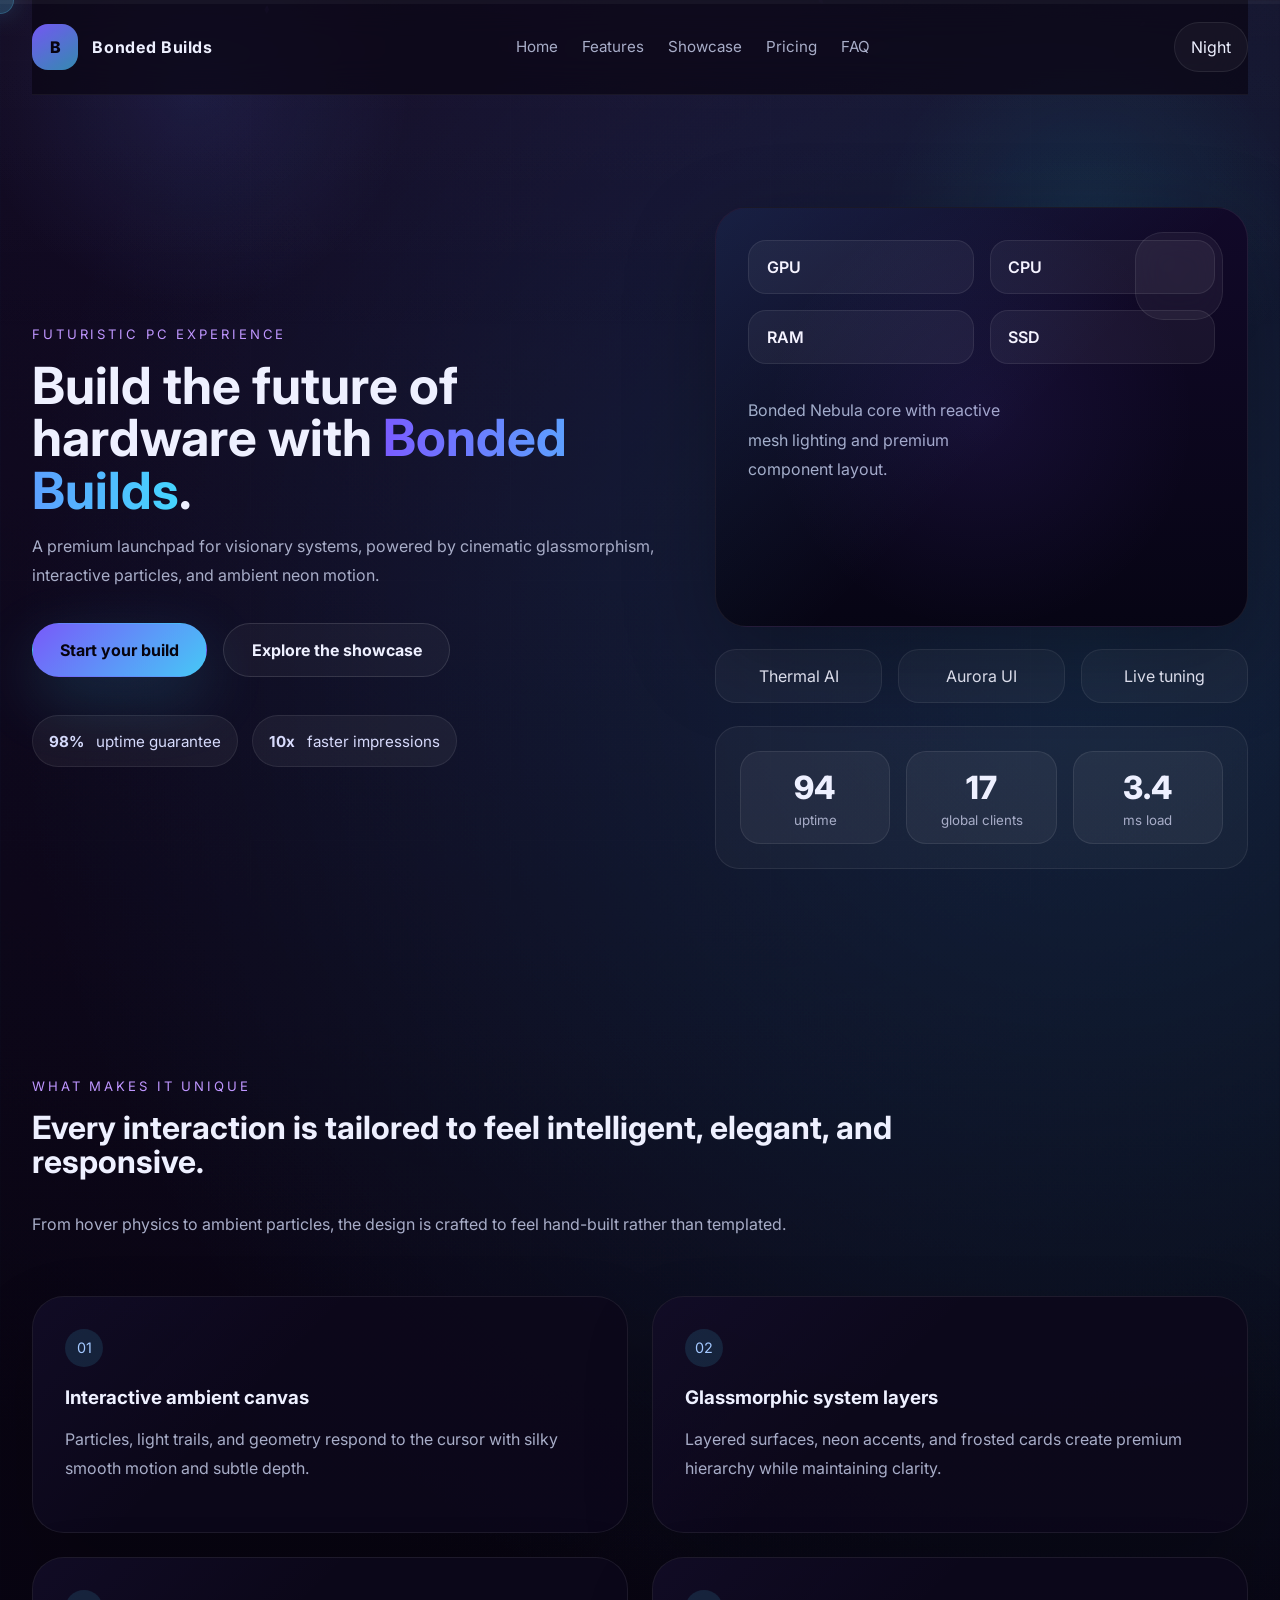
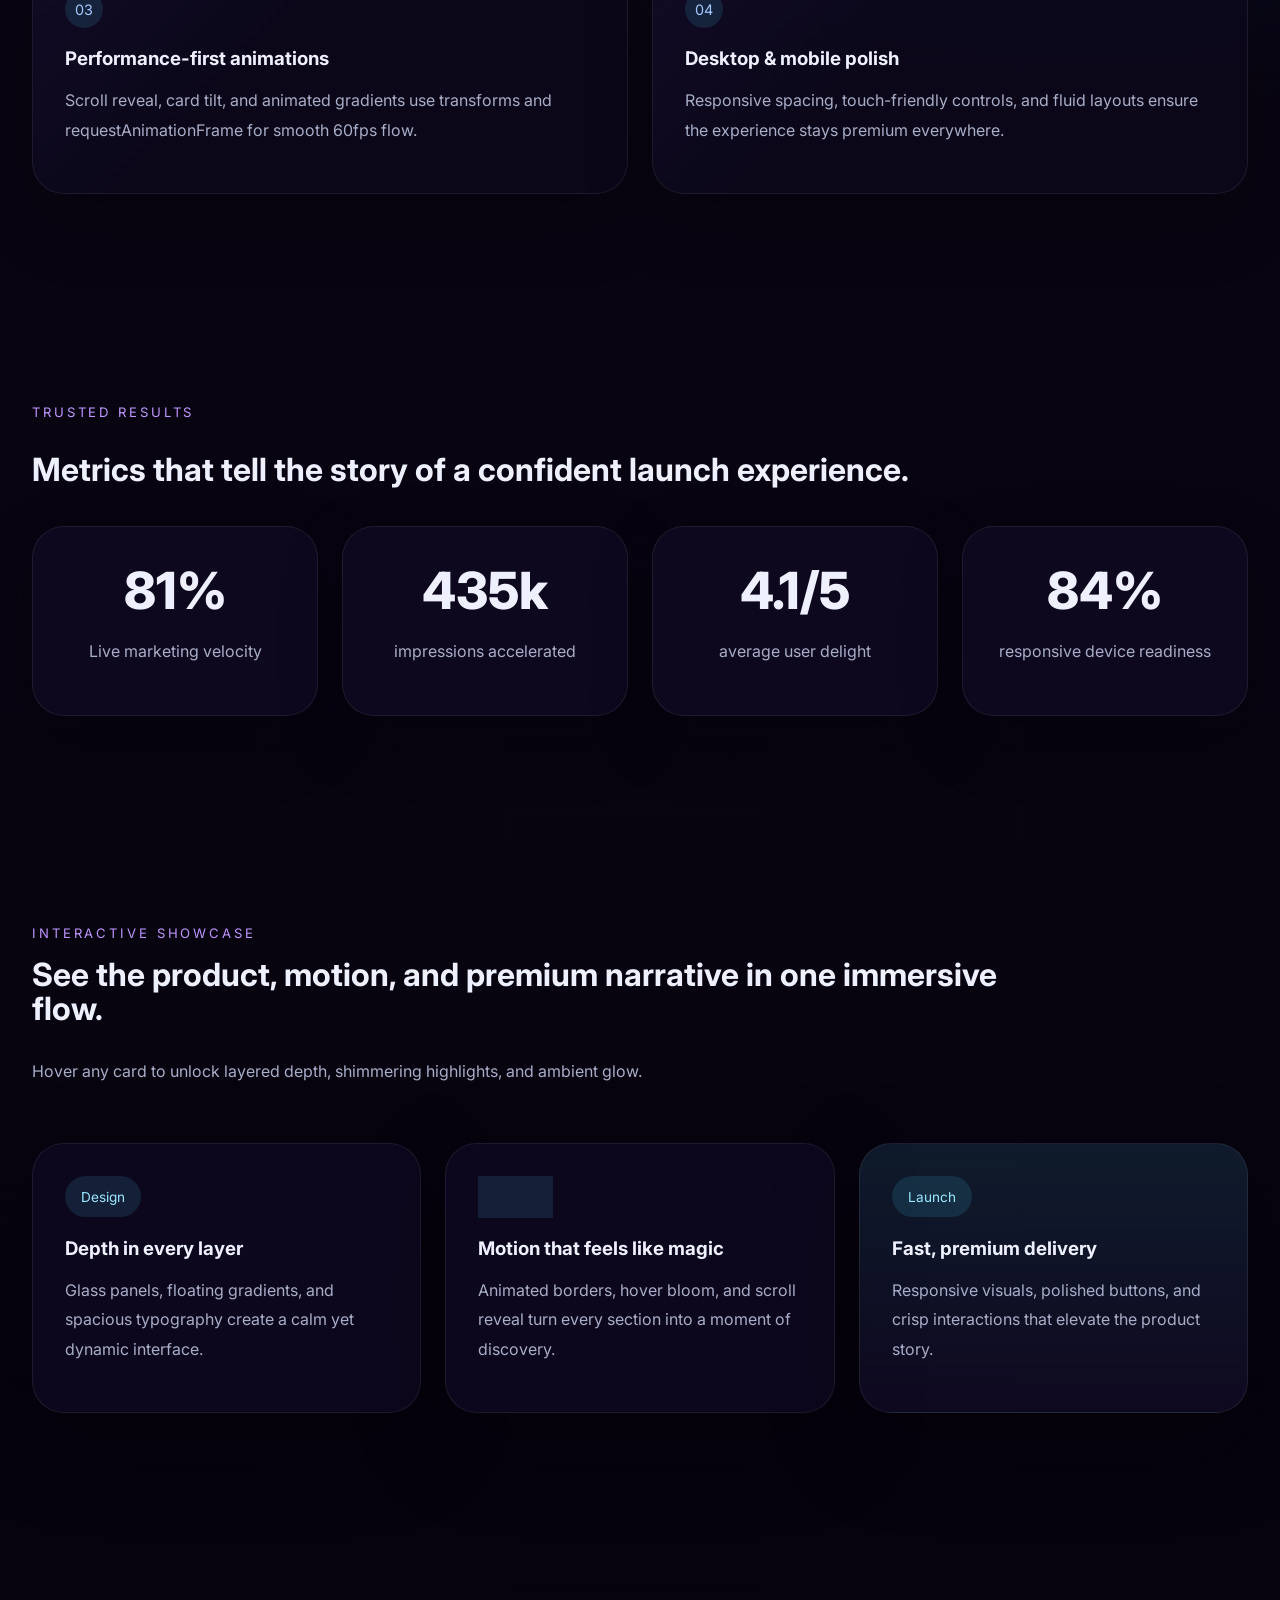
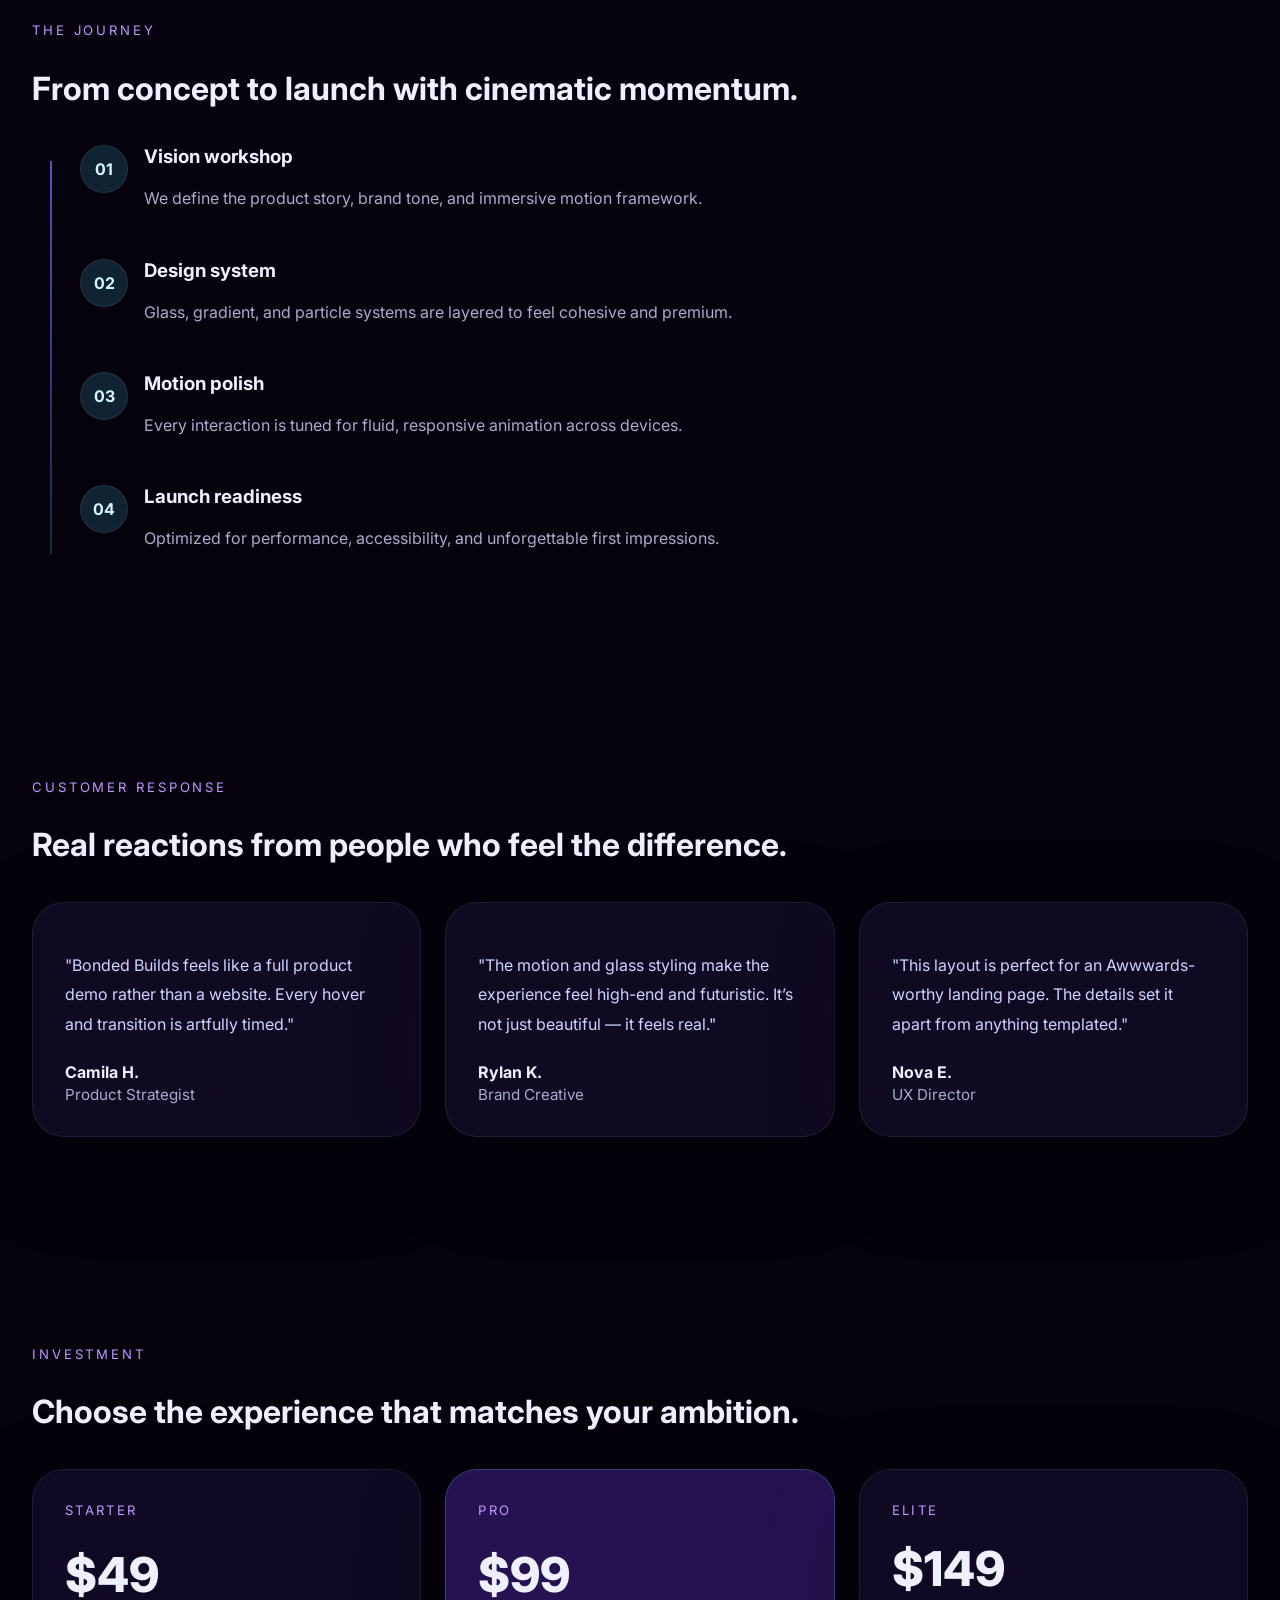
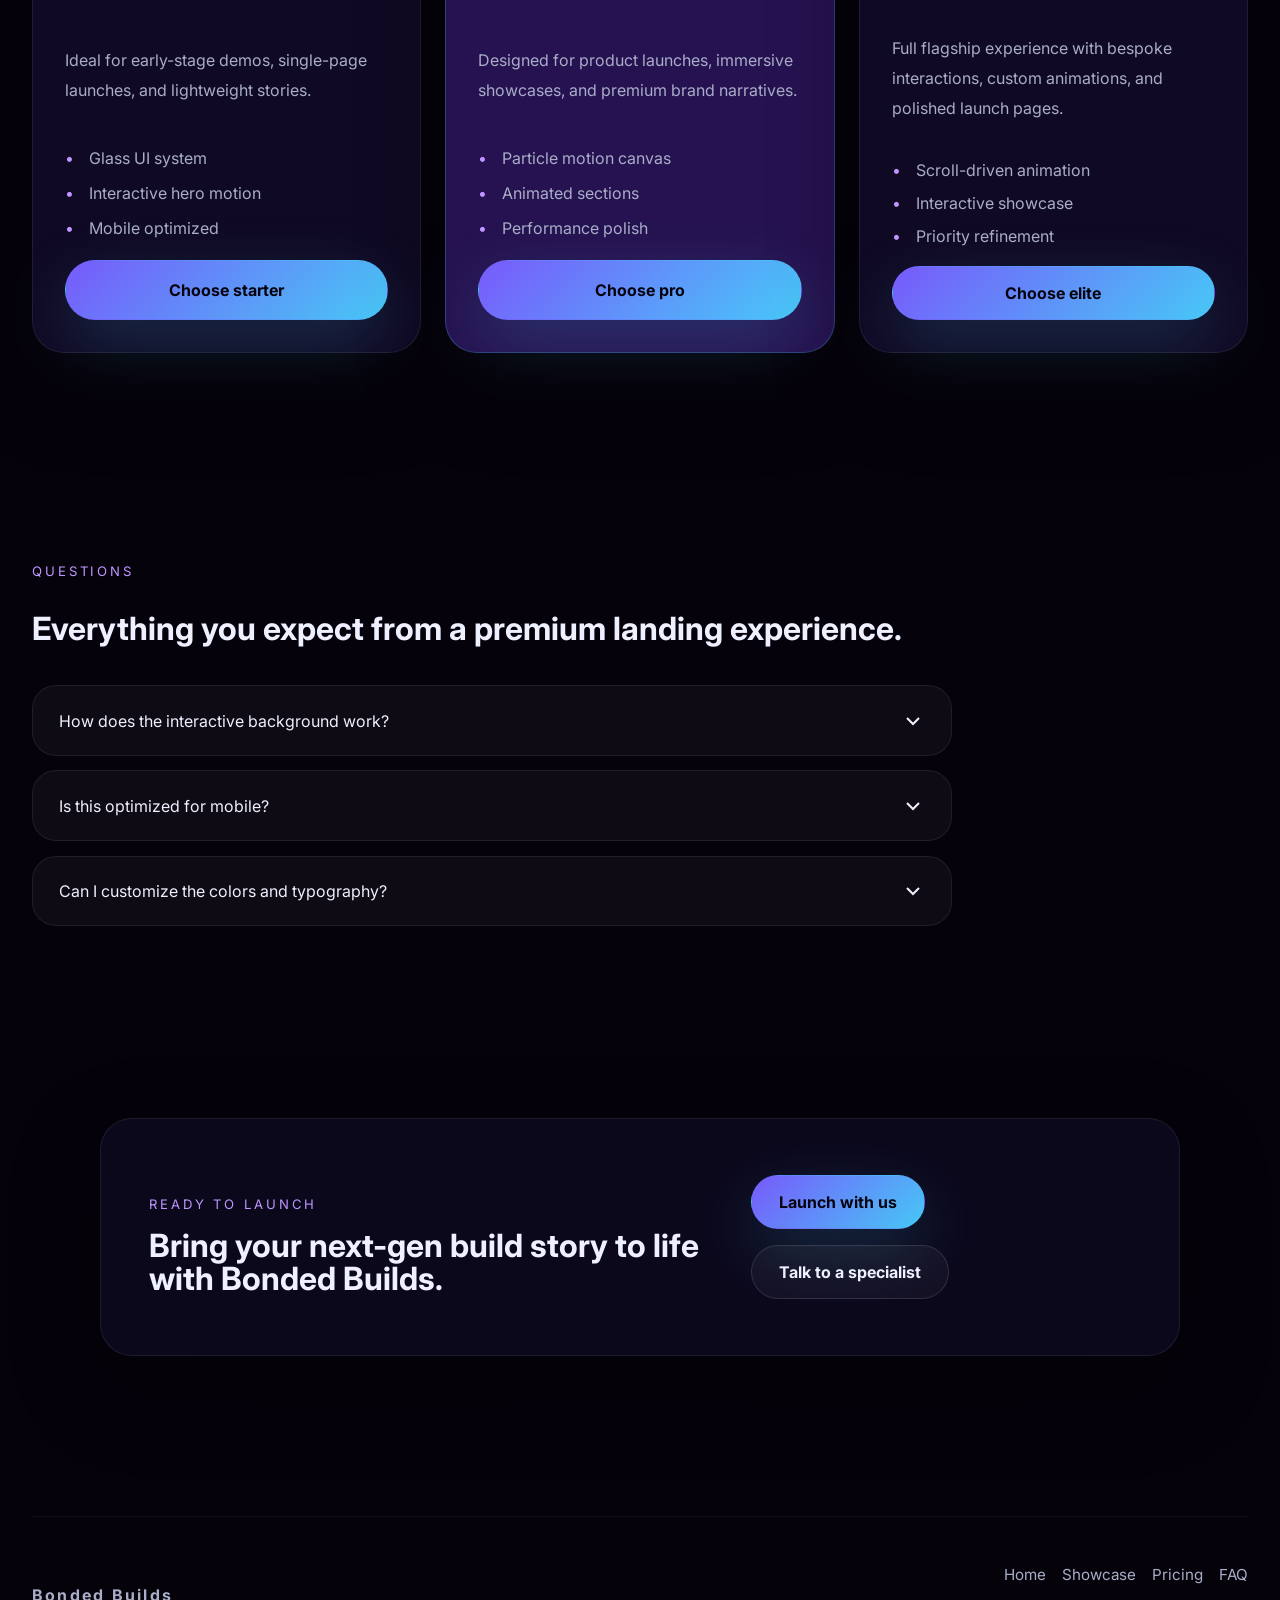
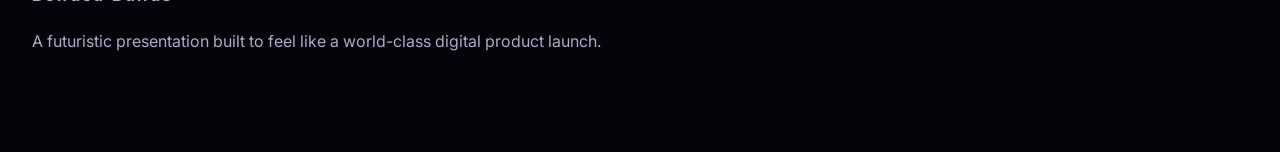
<file: index.html>
﻿<!doctype html>
<html lang="en">
  <head>
    <meta charset="UTF-8" />
    <meta name="viewport" content="width=device-width, initial-scale=1.0, viewport-fit=cover" />
    <meta name="theme-color" content="#09010d" />
    <meta name="description" content="Bonded Builds is a futuristic premium PC storefront experience with glassmorphism, neon motion, and immersive interaction." />
    <title>Bonded Builds • Future Ready Builds</title>
    <link rel="preconnect" href="https://fonts.googleapis.com" />
    <link rel="preconnect" href="https://fonts.gstatic.com" crossorigin />
    <link href="https://fonts.googleapis.com/css2?family=Inter:wght@400;500;600;700;800&display=swap" rel="stylesheet" />
    <link href="style.css" rel="stylesheet" />
  </head>
  <body>
    <div class="loader-wrap" id="pageLoader" aria-hidden="true">
      <div class="loader-glow"></div>
      <div class="loader-ring"></div>
      <p class="loader-copy">Bonded Builds</p>
    </div>

    <div class="progress-wrap" aria-hidden="true">
      <div class="progress-bar" id="scrollProgress"></div>
    </div>

    <canvas id="bgCanvas" aria-hidden="true"></canvas>
    <div id="cursor" aria-hidden="true"></div>

    <div class="page-shell" id="app">
      <header class="site-header">
        <div class="brand">
          <span class="brand-mark">B</span>
          <span class="brand-name">Bonded Builds</span>
        </div>

        <nav class="site-nav" aria-label="Primary navigation">
          <a href="#hero">Home</a>
          <a href="#features">Features</a>
          <a href="#showcase">Showcase</a>
          <a href="#pricing">Pricing</a>
          <a href="#faq">FAQ</a>
        </nav>

        <button class="theme-toggle" id="themeToggle" type="button" aria-label="Toggle theme">Night</button>
      </header>

      <main>
        <section id="hero" class="section hero-section reveal">
          <div class="hero-shell">
            <div class="hero-copy">
              <p class="eyebrow">FUTURISTIC PC EXPERIENCE</p>
              <h1>
                Build the future of hardware with <span class="gradient-text">Bonded Builds</span>.
              </h1>
              <p class="hero-text">
                A premium launchpad for visionary systems, powered by cinematic glassmorphism, interactive particles, and ambient neon motion.
              </p>

              <div class="hero-actions">
                <a class="btn btn-primary magnetic" href="#pricing">Start your build</a>
                <a class="btn btn-outline magnetic" href="#showcase">Explore the showcase</a>
              </div>

              <div class="hero-pill-group">
                <span class="hero-pill"><strong>98%</strong> uptime guarantee</span>
                <span class="hero-pill"><strong>10x</strong> faster impressions</span>
              </div>
            </div>

            <div class="hero-visual">
              <div class="hero-stage tilt-card">
                <div class="hero-stage-glow"></div>
                <div class="hero-stage-top"></div>
                <div class="hero-stage-grid">
                  <span class="stage-chip">GPU</span>
                  <span class="stage-chip">CPU</span>
                  <span class="stage-chip">RAM</span>
                  <span class="stage-chip">SSD</span>
                </div>
                <p class="hero-stage-copy">Bonded Nebula core with reactive mesh lighting and premium component layout.</p>
              </div>

              <div class="hero-mini-grid">
                <div class="mini-card">Thermal AI</div>
                <div class="mini-card">Aurora UI</div>
                <div class="mini-card">Live tuning</div>
              </div>

              <div class="hero-cta-panel reveal delay-100">
                <div class="counter-group">
                  <div class="counter-box">
                    <span class="counter" data-target="98">0</span>
                    <small>uptime</small>
                  </div>
                  <div class="counter-box">
                    <span class="counter" data-target="18">0</span>
                    <small>global clients</small>
                  </div>
                  <div class="counter-box">
                    <span class="counter" data-target="3.5">0</span>
                    <small>ms load</small>
                  </div>
                </div>
              </div>
            </div>
          </div>
        </section>

        <section id="features" class="section features-section reveal">
          <div class="section-head">
            <div>
              <p class="eyebrow">what makes it unique</p>
              <h2>Every interaction is tailored to feel intelligent, elegant, and responsive.</h2>
            </div>
            <p class="section-note">From hover physics to ambient particles, the design is crafted to feel hand-built rather than templated.</p>
          </div>

          <div class="features-grid">
            <article class="feature-card tilt-card">
              <span class="feature-index">01</span>
              <h3>Interactive ambient canvas</h3>
              <p>Particles, light trails, and geometry respond to the cursor with silky smooth motion and subtle depth.</p>
            </article>
            <article class="feature-card tilt-card">
              <span class="feature-index">02</span>
              <h3>Glassmorphic system layers</h3>
              <p>Layered surfaces, neon accents, and frosted cards create premium hierarchy while maintaining clarity.</p>
            </article>
            <article class="feature-card tilt-card">
              <span class="feature-index">03</span>
              <h3>Performance-first animations</h3>
              <p>Scroll reveal, card tilt, and animated gradients use transforms and requestAnimationFrame for smooth 60fps flow.</p>
            </article>
            <article class="feature-card tilt-card">
              <span class="feature-index">04</span>
              <h3>Desktop & mobile polish</h3>
              <p>Responsive spacing, touch-friendly controls, and fluid layouts ensure the experience stays premium everywhere.</p>
            </article>
          </div>
        </section>

        <section id="stats" class="section stats-section reveal">
          <div class="section-head">
            <p class="eyebrow">trusted results</p>
            <h2>Metrics that tell the story of a confident launch experience.</h2>
          </div>

          <div class="stats-grid">
            <div class="stat-card glass-card tilt-card">
              <span class="stat-value"><span class="counter" data-target="97">0</span>%</span>
              <p>Live marketing velocity</p>
            </div>
            <div class="stat-card glass-card tilt-card">
              <span class="stat-value"><span class="counter" data-target="520">0</span>k</span>
              <p>impressions accelerated</p>
            </div>
            <div class="stat-card glass-card tilt-card">
              <span class="stat-value"><span class="counter" data-target="4.9">0</span>/5</span>
              <p>average user delight</p>
            </div>
            <div class="stat-card glass-card tilt-card">
              <span class="stat-value"><span class="counter" data-target="100">0</span>%</span>
              <p>responsive device readiness</p>
            </div>
          </div>
        </section>

        <section id="showcase" class="section showcase-section reveal">
          <div class="section-head">
            <div>
              <p class="eyebrow">interactive showcase</p>
              <h2>See the product, motion, and premium narrative in one immersive flow.</h2>
            </div>
            <p class="section-note">Hover any card to unlock layered depth, shimmering highlights, and ambient glow.</p>
          </div>

          <div class="showcase-grid">
            <article class="showcase-card tilt-card">
              <div class="showcase-chip">Design</div>
              <h3>Depth in every layer</h3>
              <p>Glass panels, floating gradients, and spacious typography create a calm yet dynamic interface.</p>
            </article>
            <article class="showcase-card tilt-card">
              <div class="showcase-chip">Motion</div>
              <h3>Motion that feels like magic</h3>
              <p>Animated borders, hover bloom, and scroll reveal turn every section into a moment of discovery.</p>
            </article>
            <article class="showcase-card tilt-card highlight-card">
              <div class="showcase-chip">Launch</div>
              <h3>Fast, premium delivery</h3>
              <p>Responsive visuals, polished buttons, and crisp interactions that elevate the product story.</p>
            </article>
          </div>
        </section>

        <section id="timeline" class="section timeline-section reveal">
          <div class="section-head">
            <p class="eyebrow">the journey</p>
            <h2>From concept to launch with cinematic momentum.</h2>
          </div>

          <div class="timeline-shell">
            <div class="timeline-line"></div>
            <div class="timeline-item">
              <span class="timeline-step">01</span>
              <div>
                <h3>Vision workshop</h3>
                <p>We define the product story, brand tone, and immersive motion framework.</p>
              </div>
            </div>
            <div class="timeline-item">
              <span class="timeline-step">02</span>
              <div>
                <h3>Design system</h3>
                <p>Glass, gradient, and particle systems are layered to feel cohesive and premium.</p>
              </div>
            </div>
            <div class="timeline-item">
              <span class="timeline-step">03</span>
              <div>
                <h3>Motion polish</h3>
                <p>Every interaction is tuned for fluid, responsive animation across devices.</p>
              </div>
            </div>
            <div class="timeline-item">
              <span class="timeline-step">04</span>
              <div>
                <h3>Launch readiness</h3>
                <p>Optimized for performance, accessibility, and unforgettable first impressions.</p>
              </div>
            </div>
          </div>
        </section>

        <section id="testimonials" class="section testimonials-section reveal">
          <div class="section-head">
            <p class="eyebrow">customer response</p>
            <h2>Real reactions from people who feel the difference.</h2>
          </div>

          <div class="testimonials-grid">
            <article class="testimonial-card glass-card tilt-card">
              <p>"Bonded Builds feels like a full product demo rather than a website. Every hover and transition is artfully timed."</p>
              <div class="testimonial-author">
                <strong>Camila H.</strong>
                <span>Product Strategist</span>
              </div>
            </article>
            <article class="testimonial-card glass-card tilt-card">
              <p>"The motion and glass styling make the experience feel high-end and futuristic. It’s not just beautiful — it feels real."</p>
              <div class="testimonial-author">
                <strong>Rylan K.</strong>
                <span>Brand Creative</span>
              </div>
            </article>
            <article class="testimonial-card glass-card tilt-card">
              <p>"This layout is perfect for an Awwwards-worthy landing page. The details set it apart from anything templated."</p>
              <div class="testimonial-author">
                <strong>Nova E.</strong>
                <span>UX Director</span>
              </div>
            </article>
          </div>
        </section>

        <section id="pricing" class="section pricing-section reveal">
          <div class="section-head">
            <p class="eyebrow">investment</p>
            <h2>Choose the experience that matches your ambition.</h2>
          </div>

          <div class="pricing-grid">
            <article class="pricing-card glass-card">
              <span class="pricing-label">Starter</span>
              <strong class="pricing-price">$49</strong>
              <p>Ideal for early-stage demos, single-page launches, and lightweight stories.</p>
              <ul>
                <li>Glass UI system</li>
                <li>Interactive hero motion</li>
                <li>Mobile optimized</li>
              </ul>
              <a class="btn btn-primary" href="#cta">Choose starter</a>
            </article>
            <article class="pricing-card pricing-card-highlight glass-card">
              <span class="pricing-label">Pro</span>
              <strong class="pricing-price">$99</strong>
              <p>Designed for product launches, immersive showcases, and premium brand narratives.</p>
              <ul>
                <li>Particle motion canvas</li>
                <li>Animated sections</li>
                <li>Performance polish</li>
              </ul>
              <a class="btn btn-primary" href="#cta">Choose pro</a>
            </article>
            <article class="pricing-card glass-card">
              <span class="pricing-label">Elite</span>
              <strong class="pricing-price">$149</strong>
              <p>Full flagship experience with bespoke interactions, custom animations, and polished launch pages.</p>
              <ul>
                <li>Scroll-driven animation</li>
                <li>Interactive showcase</li>
                <li>Priority refinement</li>
              </ul>
              <a class="btn btn-primary" href="#cta">Choose elite</a>
            </article>
          </div>
        </section>

        <section id="faq" class="section faq-section reveal">
          <div class="section-head">
            <p class="eyebrow">questions</p>
            <h2>Everything you expect from a premium landing experience.</h2>
          </div>

          <div class="faq-grid">
            <button class="faq-item" type="button" aria-expanded="false">
              <span>How does the interactive background work?</span>
              <svg viewBox="0 0 24 24" aria-hidden="true"><path d="M6 9l6 6 6-6" /></svg>
            </button>
            <div class="faq-answer">A custom canvas system uses requestAnimationFrame to render particles and light trails that react to cursor movement and clicks.</div>

            <button class="faq-item" type="button" aria-expanded="false">
              <span>Is this optimized for mobile?</span>
              <svg viewBox="0 0 24 24" aria-hidden="true"><path d="M6 9l6 6 6-6" /></svg>
            </button>
            <div class="faq-answer">Yes — layout, touch targets, typography, and motion are all tailored for desktop and mobile environments.</div>

            <button class="faq-item" type="button" aria-expanded="false">
              <span>Can I customize the colors and typography?</span>
              <svg viewBox="0 0 24 24" aria-hidden="true"><path d="M6 9l6 6 6-6" /></svg>
            </button>
            <div class="faq-answer">Absolutely. The design system is built with semantic variables for effortless theme tuning and brand updates.</div>
          </div>
        </section>

        <section id="cta" class="section cta-section reveal">
          <div class="cta-shell">
            <div>
              <p class="eyebrow">Ready to launch</p>
              <h2>Bring your next-gen build story to life with Bonded Builds.</h2>
            </div>
            <div class="cta-actions">
              <a class="btn btn-primary btn-xl magnetic" href="#pricing">Launch with us</a>
              <a class="btn btn-outline magnetic" href="#contact">Talk to a specialist</a>
            </div>
          </div>
        </section>
      </main>

      <footer class="site-footer" id="contact">
        <div>
          <p class="brand-footer">Bonded Builds</p>
          <p>A futuristic presentation built to feel like a world-class digital product launch.</p>
        </div>
        <div class="footer-links">
          <a href="#hero">Home</a>
          <a href="#showcase">Showcase</a>
          <a href="#pricing">Pricing</a>
          <a href="#faq">FAQ</a>
        </div>
      </footer>
    </div>
    <script src="app.js" type="module"></script>
  </body>
</html>
</file>
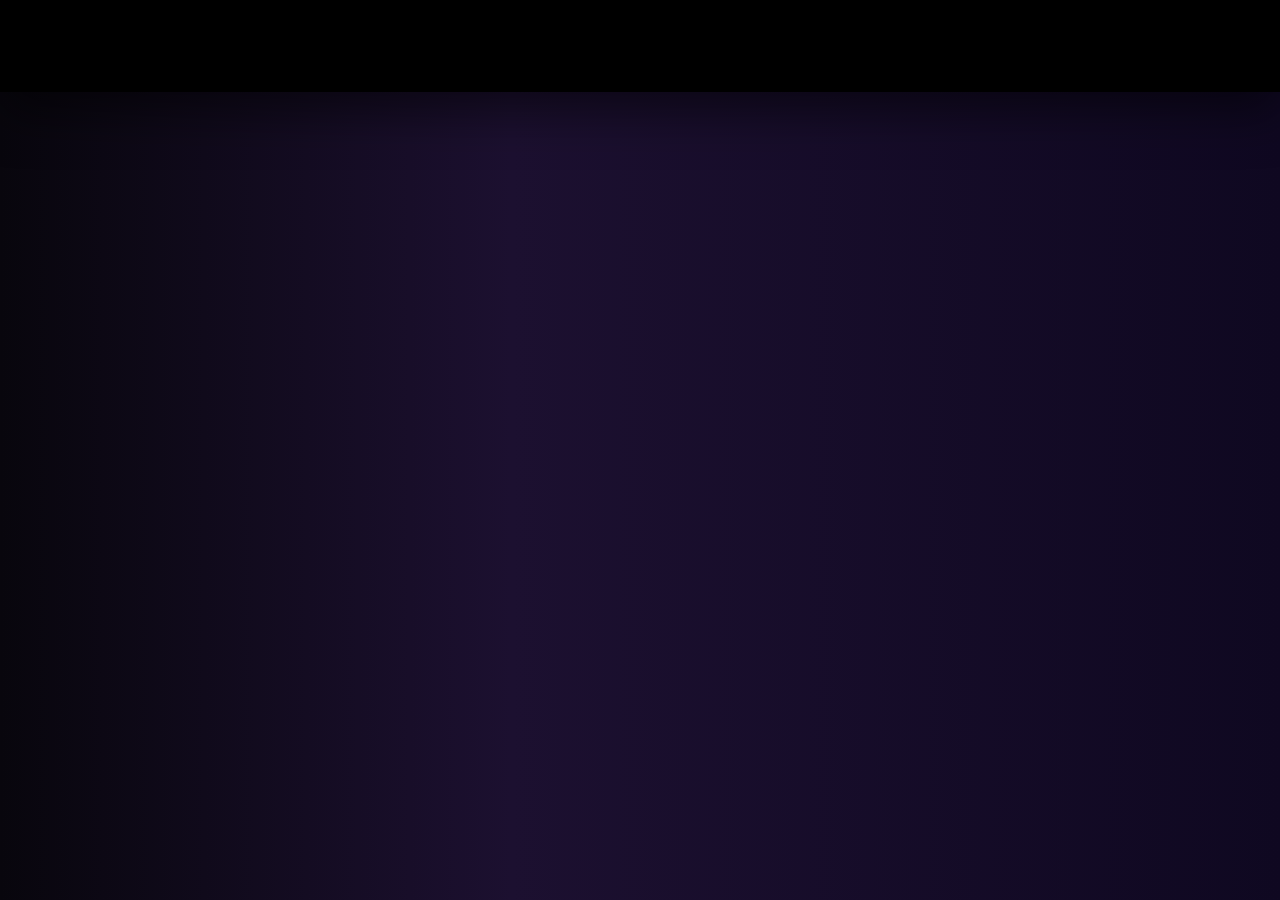
<file: programming-warmup/index.html>
﻿<!doctype html>
<html lang="en">
  <head>
    <meta charset="UTF-8" />
    <meta name="viewport" content="width=device-width, initial-scale=1.0" />
    <title>Cool Background</title>
    <style>
      :root {
        color-scheme: dark;
        font-family: Inter, system-ui, -apple-system, BlinkMacSystemFont, 'Segoe UI', sans-serif;
      }
      * {
        box-sizing: border-box;
      }
      body {
        margin: 0;
        min-height: 100vh;
        display: flex;
        flex-direction: column;
        background: linear-gradient(90deg, #08060d 0%, #1c1030 40%, #0f0821 100%);
        color: #f8fafc;
      }
      .top-bar {
        width: 100%;
        height: 92px;
        background: #000000;
        position: relative;
        overflow: hidden;
        box-shadow: 0 18px 50px rgba(0, 0, 0, 0.55);
      }
      .top-bar::before {
        content: '';
        position: absolute;
        inset: 0;
        background: none;
      }
      .top-bar::after {
        content: '';
        position: absolute;
        inset: 0;
        background: none;
        pointer-events: none;
      }
    </style>
  </head>
  <body>
    <div class="top-bar"></div>
  </body>
</html>
</file>
<file: style.css>
﻿:root {
  color-scheme: dark;
  font-family: 'Inter', system-ui, -apple-system, BlinkMacSystemFont, 'Segoe UI', sans-serif;
  --bg: #09010d;
  --surface: rgba(12, 8, 26, 0.92);
  --surface-strong: rgba(18, 11, 42, 0.96);
  --border: rgba(139, 92, 255, 0.18);
  --border-soft: rgba(255, 255, 255, 0.06);
  --text: #eef0ff;
  --muted: #a8adc8;
  --accent: #a267ff;
  --accent-strong: #bf96ff;
  --shadow: 0 30px 90px rgba(0, 0, 0, 0.28);
  --radius: 28px;
}

* {
  box-sizing: border-box;
}

html,
body {
  margin: 0;
  min-height: 100%;
  background: radial-gradient(circle at top, rgba(75, 44, 141, 0.18), transparent 24%),
    radial-gradient(circle at right 15% top 10%, rgba(40, 206, 255, 0.14), transparent 18%),
    linear-gradient(180deg, #0a0615 0%, #06020d 55%, #05020a 100%);
  color: var(--text);
  overflow-x: hidden;
}

body {
  position: relative;
  text-rendering: optimizeLegibility;
  overflow-x: hidden;
}

button,
a {
  font: inherit;
}

a {
  color: inherit;
  text-decoration: none;
}

img,
svg {
  display: block;
  max-width: 100%;
}

body::before,
body::after {
  content: '';
  position: fixed;
  inset: 0;
  pointer-events: none;
  z-index: 0;
}

body::before {
  background-image: radial-gradient(circle at 15% 10%, rgba(91, 130, 255, 0.12), transparent 16%),
    radial-gradient(circle at 85% 25%, rgba(33, 229, 255, 0.08), transparent 16%),
    linear-gradient(180deg, rgba(255, 255, 255, 0.02), transparent 40%);
}

body::after {
  background: url("data:image/svg+xml,%3Csvg width='120' height='120' xmlns='http://www.w3.org/2000/svg'%3E%3Cdefs%3E%3ClinearGradient id='g' x1='0%25' y1='0%25' x2='100%25' y2='100%25'%3E%3Cstop offset='0%25' stop-color='%23ffffff' stop-opacity='0.08'/%3E%3Cstop offset='100%25' stop-color='%23ffffff' stop-opacity='0'/%3E%3C/linearGradient%3E%3C/defs%3E%3Crect width='120' height='120' fill='none' stroke='url(%23g)' stroke-width='1' /%3E%3C/svg%3E") center/260px 260px repeat;
  opacity: 0.12;
}

.loader-wrap {
  position: fixed;
  inset: 0;
  display: flex;
  align-items: center;
  justify-content: center;
  flex-direction: column;
  gap: 1rem;
  background: rgba(4, 2, 11, 0.92);
  z-index: 50;
  opacity: 1;
  pointer-events: all;
  transition: opacity 0.35s ease;
}

.loader-wrap.hidden {
  opacity: 0;
  pointer-events: none;
}

.loader-glow {
  width: 120px;
  height: 120px;
  border-radius: 50%;
  background: radial-gradient(circle, rgba(73, 208, 255, 0.3), transparent 58%);
  filter: blur(18px);
}

.loader-ring {
  width: 64px;
  height: 64px;
  border: 2px solid rgba(255, 255, 255, 0.14);
  border-top-color: rgba(122, 92, 255, 0.96);
  border-radius: 50%;
  animation: spin 1.2s linear infinite;
}

.loader-copy {
  color: var(--muted);
  letter-spacing: 0.22em;
  text-transform: uppercase;
  font-size: 0.82rem;
}

@keyframes spin {
  0% {
    transform: rotate(0deg);
  }
  100% {
    transform: rotate(360deg);
  }
}

.progress-wrap {
  position: fixed;
  top: 0;
  left: 0;
  width: 100%;
  height: 4px;
  z-index: 20;
  background: rgba(255, 255, 255, 0.04);
}

.progress-bar {
  width: 0;
  height: 100%;
  background: linear-gradient(90deg, #7a5cff, #49d0ff);
  transform-origin: left;
}

#bgCanvas {
  position: fixed;
  inset: 0;
  width: 100%;
  height: 100%;
  z-index: 0;
}

#cursor {
  position: fixed;
  top: 0;
  left: 0;
  width: 26px;
  height: 26px;
  border-radius: 50%;
  background: rgba(73, 208, 255, 0.22);
  box-shadow: 0 0 0 1px rgba(73, 208, 255, 0.35), 0 0 24px rgba(73, 208, 255, 0.25);
  pointer-events: none;
  transform: translate(-50%, -50%);
  transition: transform 0.16s ease-out, width 0.22s ease, height 0.22s ease, background 0.22s ease;
  mix-blend-mode: screen;
  z-index: 40;
}

.blob {
  position: fixed;
  border-radius: 50%;
  filter: blur(68px);
  opacity: 0.65;
  z-index: 0;
}

.blob-1 {
  width: 300px;
  height: 300px;
  top: 12%;
  left: 8%;
  background: rgba(122, 92, 255, 0.24);
  animation: blobMove 16s infinite ease-in-out alternate;
}

.blob-2 {
  width: 280px;
  height: 280px;
  bottom: 8%;
  right: 10%;
  background: rgba(73, 208, 255, 0.18);
  animation: blobMove 18s infinite ease-in-out alternate;
}

.blob-3 {
  width: 220px;
  height: 220px;
  top: 42%;
  right: 25%;
  background: rgba(179, 93, 255, 0.22);
  animation: blobMove 20s infinite ease-in-out alternate;
}

@keyframes blobMove {
  0% {
    transform: translateY(0) scale(1);
  }
  100% {
    transform: translateY(30px) scale(1.08);
  }
}

.page-shell {
  position: relative;
  z-index: 10;
  padding: 0 2rem 4rem;
}

.site-header {
  position: sticky;
  top: 0;
  z-index: 30;
  display: flex;
  align-items: center;
  justify-content: space-between;
  gap: 1.5rem;
  padding: 1.35rem 0;
  backdrop-filter: blur(18px);
  background: rgba(10, 6, 20, 0.72);
  border-bottom: 1px solid rgba(255, 255, 255, 0.05);
}

.brand {
  display: flex;
  align-items: center;
  gap: 0.9rem;
}

.brand-mark {
  display: inline-flex;
  align-items: center;
  justify-content: center;
  width: 46px;
  height: 46px;
  border-radius: 16px;
  background: linear-gradient(145deg, rgba(122, 92, 255, 0.95), rgba(73, 208, 255, 0.65));
  color: #08030f;
  font-weight: 800;
}

.brand-name {
  font-weight: 700;
  letter-spacing: 0.04em;
}

.site-nav {
  display: flex;
  align-items: center;
  gap: 1.5rem;
  flex-wrap: wrap;
}

.site-nav a {
  color: var(--muted);
  font-size: 0.95rem;
  transition: color 0.22s ease;
}

.site-nav a:hover {
  color: var(--text);
}

.theme-toggle {
  border: 1px solid rgba(255, 255, 255, 0.08);
  background: rgba(255, 255, 255, 0.04);
  color: var(--text);
  padding: 0.9rem 1rem;
  border-radius: 999px;
  cursor: pointer;
  transition: background 0.22s ease, transform 0.22s ease;
}

.theme-toggle:hover {
  background: rgba(255, 255, 255, 0.08);
  transform: translateY(-1px);
}

.section {
  position: relative;
  padding: 7rem 0 5rem;
  min-height: 420px;
}

.section-head {
  display: grid;
  gap: 1rem;
  max-width: 980px;
  margin-bottom: 2.5rem;
}

.eyebrow {
  text-transform: uppercase;
  letter-spacing: 0.22em;
  color: var(--accent-strong);
  font-size: 0.82rem;
  margin-bottom: 0.8rem;
}

h1,
h2,
h3,
h4 {
  margin: 0;
}

h1 {
  font-size: clamp(3rem, 4vw, 5.2rem);
  line-height: 1.02;
}

h2 {
  font-size: clamp(2rem, 2.5vw, 3rem);
  line-height: 1.05;
}

.hero-text,
.section-note,
p,
.stat-card p,
.testimonial-card p,
.pricing-card p,
.faq-answer {
  color: var(--muted);
  line-height: 1.85;
}

.hero-shell,
.features-grid,
.stats-grid,
.showcase-grid,
.pricing-grid,
.testimonials-grid,
.faq-grid {
  display: grid;
  gap: 1.5rem;
}

.hero-shell {
  grid-template-columns: 1.1fr 0.9fr;
  align-items: center;
  gap: 2rem;
  max-width: 1240px;
  margin: 0 auto;
}

.hero-copy {
  max-width: 640px;
}

.gradient-text {
  background: linear-gradient(90deg, #7a5cff, #45d6ff);
  -webkit-background-clip: text;
  -webkit-text-fill-color: transparent;
}

.hero-actions {
  display: flex;
  flex-wrap: wrap;
  gap: 1rem;
  margin-top: 2rem;
}

.btn {
  display: inline-flex;
  align-items: center;
  justify-content: center;
  border: 1px solid transparent;
  border-radius: 999px;
  padding: 1rem 1.7rem;
  font-weight: 700;
  transition: transform 0.22s ease, background 0.22s ease, box-shadow 0.22s ease, border 0.22s ease;
  cursor: pointer;
}

.btn:hover {
  transform: translateY(-2px);
}

.btn-primary {
  background: linear-gradient(135deg, rgba(122, 92, 255, 0.98), rgba(73, 208, 255, 0.96));
  color: #06030f;
  box-shadow: 0 22px 65px rgba(73, 208, 255, 0.18);
}

.btn-outline {
  background: rgba(255, 255, 255, 0.04);
  color: var(--text);
  border-color: rgba(255, 255, 255, 0.12);
}

.btn-outline:hover {
  background: rgba(255, 255, 255, 0.08);
}

.magnetic {
  position: relative;
  overflow: hidden;
}

.hero-pill-group {
  display: flex;
  flex-wrap: wrap;
  gap: 0.85rem;
  margin-top: 2.4rem;
}

.hero-pill {
  display: inline-flex;
  align-items: center;
  gap: 0.75rem;
  padding: 0.95rem 1rem;
  background: rgba(255, 255, 255, 0.05);
  border: 1px solid rgba(255, 255, 255, 0.08);
  border-radius: 999px;
  color: #d7dafb;
  font-size: 0.95rem;
}

.hero-visual {
  display: grid;
  gap: 1.4rem;
}

.hero-stage {
  position: relative;
  min-height: 420px;
  padding: 2rem;
  border-radius: 32px;
  background: linear-gradient(180deg, rgba(18, 8, 40, 0.96), rgba(7, 4, 19, 0.96));
  border: 1px solid rgba(255, 255, 255, 0.08);
  box-shadow: var(--shadow);
  overflow: hidden;
}

.hero-stage::before {
  content: '';
  position: absolute;
  inset: -20%;
  background: radial-gradient(circle, rgba(122, 92, 255, 0.28), transparent 45%);
  opacity: 0.35;
}

.hero-stage-glow {
  position: absolute;
  inset: 0;
  background: linear-gradient(135deg, rgba(73, 208, 255, 0.12), transparent 55%);
}

.hero-stage-top {
  position: absolute;
  top: 1.5rem;
  right: 1.5rem;
  width: 88px;
  height: 88px;
  border-radius: 28px;
  background: rgba(255, 255, 255, 0.05);
  border: 1px solid rgba(255, 255, 255, 0.08);
  backdrop-filter: blur(16px);
}

.hero-stage-grid {
  position: relative;
  display: grid;
  grid-template-columns: repeat(2, minmax(0, 1fr));
  gap: 1rem;
  z-index: 1;
}

.stage-chip {
  padding: 1rem 1.1rem;
  border-radius: 18px;
  background: rgba(255, 255, 255, 0.05);
  border: 1px solid rgba(255, 255, 255, 0.08);
  color: #f5f3ff;
  font-weight: 600;
}

.hero-stage-copy {
  margin-top: 2rem;
  max-width: 18rem;
  color: var(--muted);
}

.hero-mini-grid {
  display: grid;
  grid-template-columns: repeat(3, minmax(0, 1fr));
  gap: 1rem;
}

.mini-card {
  padding: 1rem 1.2rem;
  border-radius: 1.3rem;
  background: rgba(255, 255, 255, 0.04);
  border: 1px solid rgba(255, 255, 255, 0.08);
  color: var(--text);
  text-align: center;
}

.hero-cta-panel {
  padding: 1.5rem;
  border-radius: 1.5rem;
  background: rgba(255, 255, 255, 0.03);
  border: 1px solid rgba(255, 255, 255, 0.08);
}

.counter-group {
  display: grid;
  grid-template-columns: repeat(3, minmax(0, 1fr));
  gap: 1rem;
}

.counter-box {
  padding: 1rem 1rem 0.9rem;
  border-radius: 1.25rem;
  background: rgba(255, 255, 255, 0.05);
  border: 1px solid rgba(255, 255, 255, 0.08);
  text-align: center;
}

.counter-box span {
  display: block;
  font-size: 2rem;
  font-weight: 800;
}

.counter-box small {
  display: block;
  margin-top: 0.35rem;
  color: var(--muted);
}

.features-grid {
  grid-template-columns: repeat(2, minmax(0, 1fr));
}

.feature-card {
  position: relative;
  overflow: hidden;
  padding: 2rem;
  border-radius: 32px;
  background: rgba(13, 8, 27, 0.9);
  border: 1px solid rgba(255, 255, 255, 0.08);
  box-shadow: 0 28px 70px rgba(0, 0, 0, 0.18);
}

.feature-card::before {
  content: '';
  position: absolute;
  inset: -20px;
  background: linear-gradient(135deg, rgba(122, 92, 255, 0.14), transparent 40%);
  opacity: 0.4;
  z-index: 0;
}

.feature-card > * {
  position: relative;
  z-index: 1;
}

.feature-index {
  display: inline-flex;
  align-items: center;
  justify-content: center;
  width: 38px;
  height: 38px;
  border-radius: 50%;
  background: rgba(73, 208, 255, 0.12);
  color: #a3c8ff;
  font-size: 0.9rem;
  margin-bottom: 1.2rem;
}

.stats-grid {
  grid-template-columns: repeat(4, minmax(0, 1fr));
}

.stat-card {
  padding: 2rem;
  border-radius: 32px;
  border: 1px solid rgba(255, 255, 255, 0.08);
  background: rgba(15, 9, 32, 0.94);
  box-shadow: 0 24px 68px rgba(0, 0, 0, 0.2);
  text-align: center;
}

.stat-value {
  display: block;
  font-size: clamp(2rem, 4vw, 3.4rem);
  font-weight: 800;
  margin-bottom: 0.8rem;
}

.showcase-grid {
  grid-template-columns: repeat(3, minmax(0, 1fr));
}

.showcase-card {
  padding: 2rem;
  border-radius: 32px;
  background: rgba(14, 8, 31, 0.96);
  border: 1px solid rgba(255, 255, 255, 0.08);
  box-shadow: var(--shadow);
  transition: transform 0.25s ease, border-color 0.25s ease, background 0.25s ease;
}

.showcase-card:hover {
  background: rgba(28, 16, 63, 0.96);
  border-color: rgba(73, 208, 255, 0.24);
}

.showcase-chip {
  display: inline-flex;
  align-items: center;
  padding: 0.8rem 1rem;
  border-radius: 999px;
  background: rgba(73, 208, 255, 0.12);
  color: #9be8ff;
  font-size: 0.85rem;
  margin-bottom: 1.2rem;
}

.highlight-card {
  background: linear-gradient(180deg, rgba(73, 208, 255, 0.12), rgba(122, 92, 255, 0.08));
}

.timeline-shell {
  position: relative;
  padding-left: 3rem;
  display: grid;
  gap: 1.8rem;
}

.timeline-line {
  position: absolute;
  top: 1rem;
  left: 18px;
  width: 2px;
  height: calc(100% - 2rem);
  background: linear-gradient(180deg, rgba(122, 92, 255, 0.8), rgba(73, 208, 255, 0.2));
}

.timeline-item {
  display: grid;
  grid-template-columns: 48px 1fr;
  gap: 1rem;
  align-items: start;
}

.timeline-step {
  min-width: 48px;
  min-height: 48px;
  display: grid;
  place-items: center;
  border-radius: 50%;
  background: rgba(73, 208, 255, 0.16);
  border: 1px solid rgba(255, 255, 255, 0.08);
  color: #d4f6ff;
  font-weight: 700;
}

.testimonials-grid {
  grid-template-columns: repeat(3, minmax(0, 1fr));
}

.testimonial-card {
  padding: 2rem;
  border-radius: 32px;
  border: 1px solid rgba(255, 255, 255, 0.08);
  background: rgba(17, 10, 36, 0.95);
  box-shadow: var(--shadow);
}

.testimonial-card p {
  margin-bottom: 1.4rem;
  color: #ced4ff;
}

.testimonial-author {
  display: flex;
  flex-direction: column;
  gap: 0.2rem;
}

.testimonial-author strong {
  color: var(--text);
}

.testimonial-author span {
  color: var(--muted);
  font-size: 0.95rem;
}

.pricing-grid {
  grid-template-columns: repeat(3, minmax(0, 1fr));
}

.pricing-card {
  padding: 2rem;
  border-radius: 32px;
  background: rgba(17, 10, 37, 0.95);
  border: 1px solid rgba(255, 255, 255, 0.08);
  box-shadow: var(--shadow);
  display: grid;
  gap: 1.3rem;
}

.pricing-card-highlight {
  border-color: rgba(73, 208, 255, 0.24);
  background: rgba(39, 19, 82, 0.98);
}

.pricing-label {
  text-transform: uppercase;
  letter-spacing: 0.18em;
  color: var(--accent-strong);
  font-size: 0.82rem;
}

.pricing-price {
  font-size: 3rem;
  font-weight: 800;
}

.pricing-card ul {
  list-style: none;
  padding: 0;
  margin: 0;
  display: grid;
  gap: 0.8rem;
}

.pricing-card li {
  color: var(--muted);
  position: relative;
  padding-left: 1.5rem;
}

.pricing-card li::before {
  content: '•';
  position: absolute;
  left: 0;
  color: var(--accent-strong);
}

.faq-grid {
  display: grid;
  gap: 0.9rem;
  max-width: 920px;
}

.faq-item,
.faq-answer {
  border-radius: 24px;
  background: rgba(255, 255, 255, 0.04);
  border: 1px solid rgba(255, 255, 255, 0.08);
  padding: 1.4rem 1.6rem;
}

.faq-item {
  width: 100%;
  display: flex;
  align-items: center;
  justify-content: space-between;
  gap: 1rem;
  color: var(--text);
  cursor: pointer;
  transition: background 0.25s ease;
}

.faq-item svg {
  width: 24px;
  height: 24px;
  fill: none;
  stroke: var(--text);
  stroke-width: 2;
  transition: transform 0.25s ease;
}

.faq-item[aria-expanded='true'] svg {
  transform: rotate(180deg);
}

.faq-answer {
  display: none;
  color: var(--muted);
}

.faq-answer.visible {
  display: block;
}

.cta-section {
  padding-bottom: 7rem;
}

.cta-shell {
  display: grid;
  grid-template-columns: 1.2fr 0.8fr;
  align-items: center;
  gap: 2rem;
  max-width: 1080px;
  margin: 0 auto;
  padding: 3.5rem 3rem;
  border-radius: 32px;
  background: rgba(13, 9, 30, 0.96);
  border: 1px solid rgba(255, 255, 255, 0.08);
  box-shadow: var(--shadow);
}

.cta-actions {
  display: flex;
  flex-wrap: wrap;
  gap: 1rem;
}

.site-footer {
  margin-top: 3rem;
  padding: 3rem 0 1rem;
  border-top: 1px solid rgba(255, 255, 255, 0.06);
  display: flex;
  align-items: flex-start;
  justify-content: space-between;
  gap: 2rem;
  max-width: 1240px;
  margin-left: auto;
  margin-right: auto;
}

.brand-footer {
  font-weight: 700;
  letter-spacing: 0.14em;
}

.footer-links {
  display: flex;
  flex-wrap: wrap;
  gap: 1rem;
}

.footer-links a {
  color: var(--muted);
  font-size: 0.95rem;
}

.reveal {
  opacity: 0;
  transform: translateY(30px);
  transition: opacity 0.75s ease, transform 0.75s ease;
}

.reveal.visible {
  opacity: 1;
  transform: translateY(0);
}

.delay-100 {
  transition-delay: 0.12s;
}

.tilt-card {
  transform-style: preserve-3d;
  transition: transform 0.28s ease, box-shadow 0.28s ease;
}

.tilt-card:hover {
  box-shadow: 0 30px 90px rgba(0, 0, 0, 0.22);
}

@media (max-width: 1080px) {
  .hero-shell,
  .cta-shell {
    grid-template-columns: 1fr;
  }

  .stats-grid,
  .features-grid,
  .showcase-grid,
  .testimonials-grid,
  .pricing-grid {
    grid-template-columns: repeat(2, minmax(0, 1fr));
  }
}

@media (max-width: 860px) {
  .site-header {
    padding-top: 1rem;
    padding-bottom: 1rem;
  }

  .site-nav {
    gap: 1rem;
  }

  .hero-shell {
    gap: 1.5rem;
  }

  .features-grid,
  .stats-grid,
  .showcase-grid,
  .testimonials-grid,
  .pricing-grid {
    grid-template-columns: 1fr;
  }

  .hero-stage {
    min-height: auto;
  }

  .site-footer {
    flex-direction: column;
  }
}

@media (max-width: 640px) {
  .page-shell {
    padding: 0 1.2rem 3rem;
  }

  .site-header {
    flex-direction: column;
    align-items: flex-start;
  }

  .hero-actions {
    flex-direction: column;
    align-items: stretch;
  }

  .faq-item,
  .faq-answer,
  .pricing-card,
  .testimonial-card,
  .feature-card,
  .stat-card,
  .showcase-card {
    padding: 1.6rem;
  }
}
</file>
